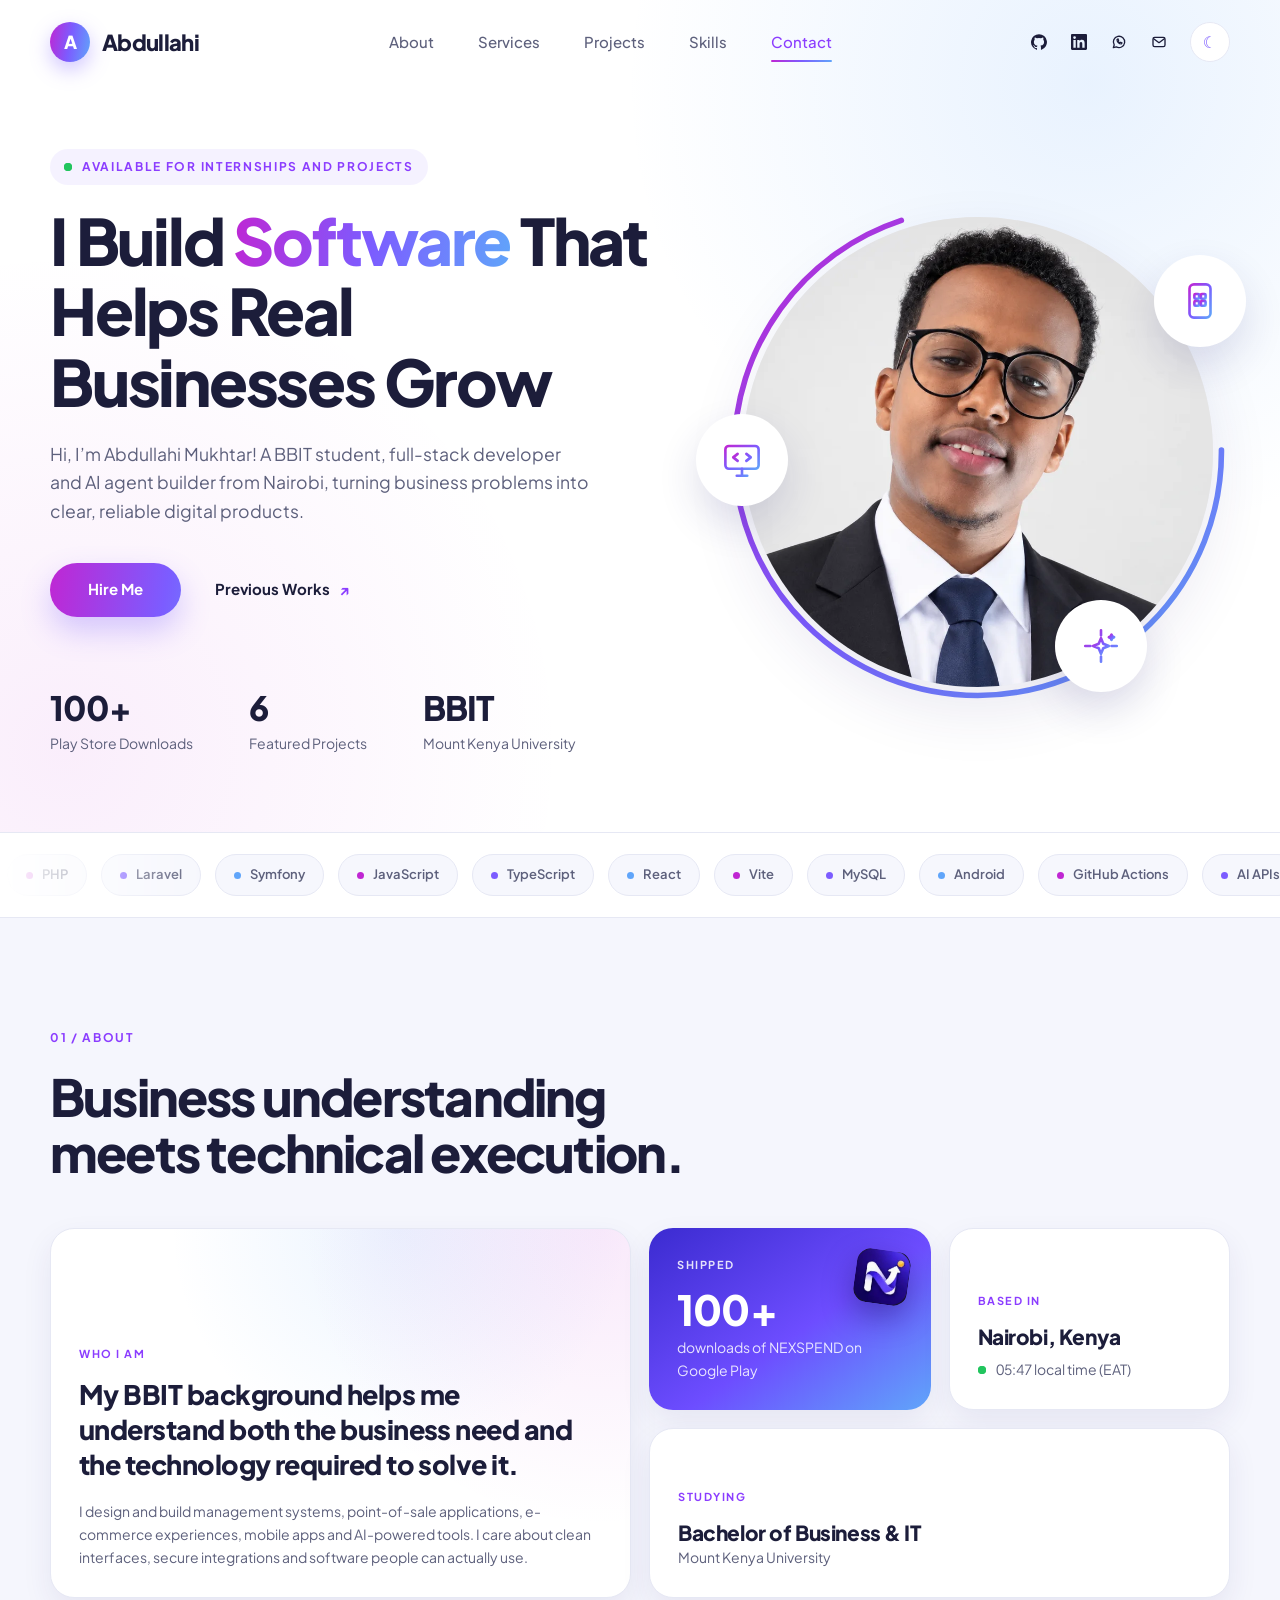
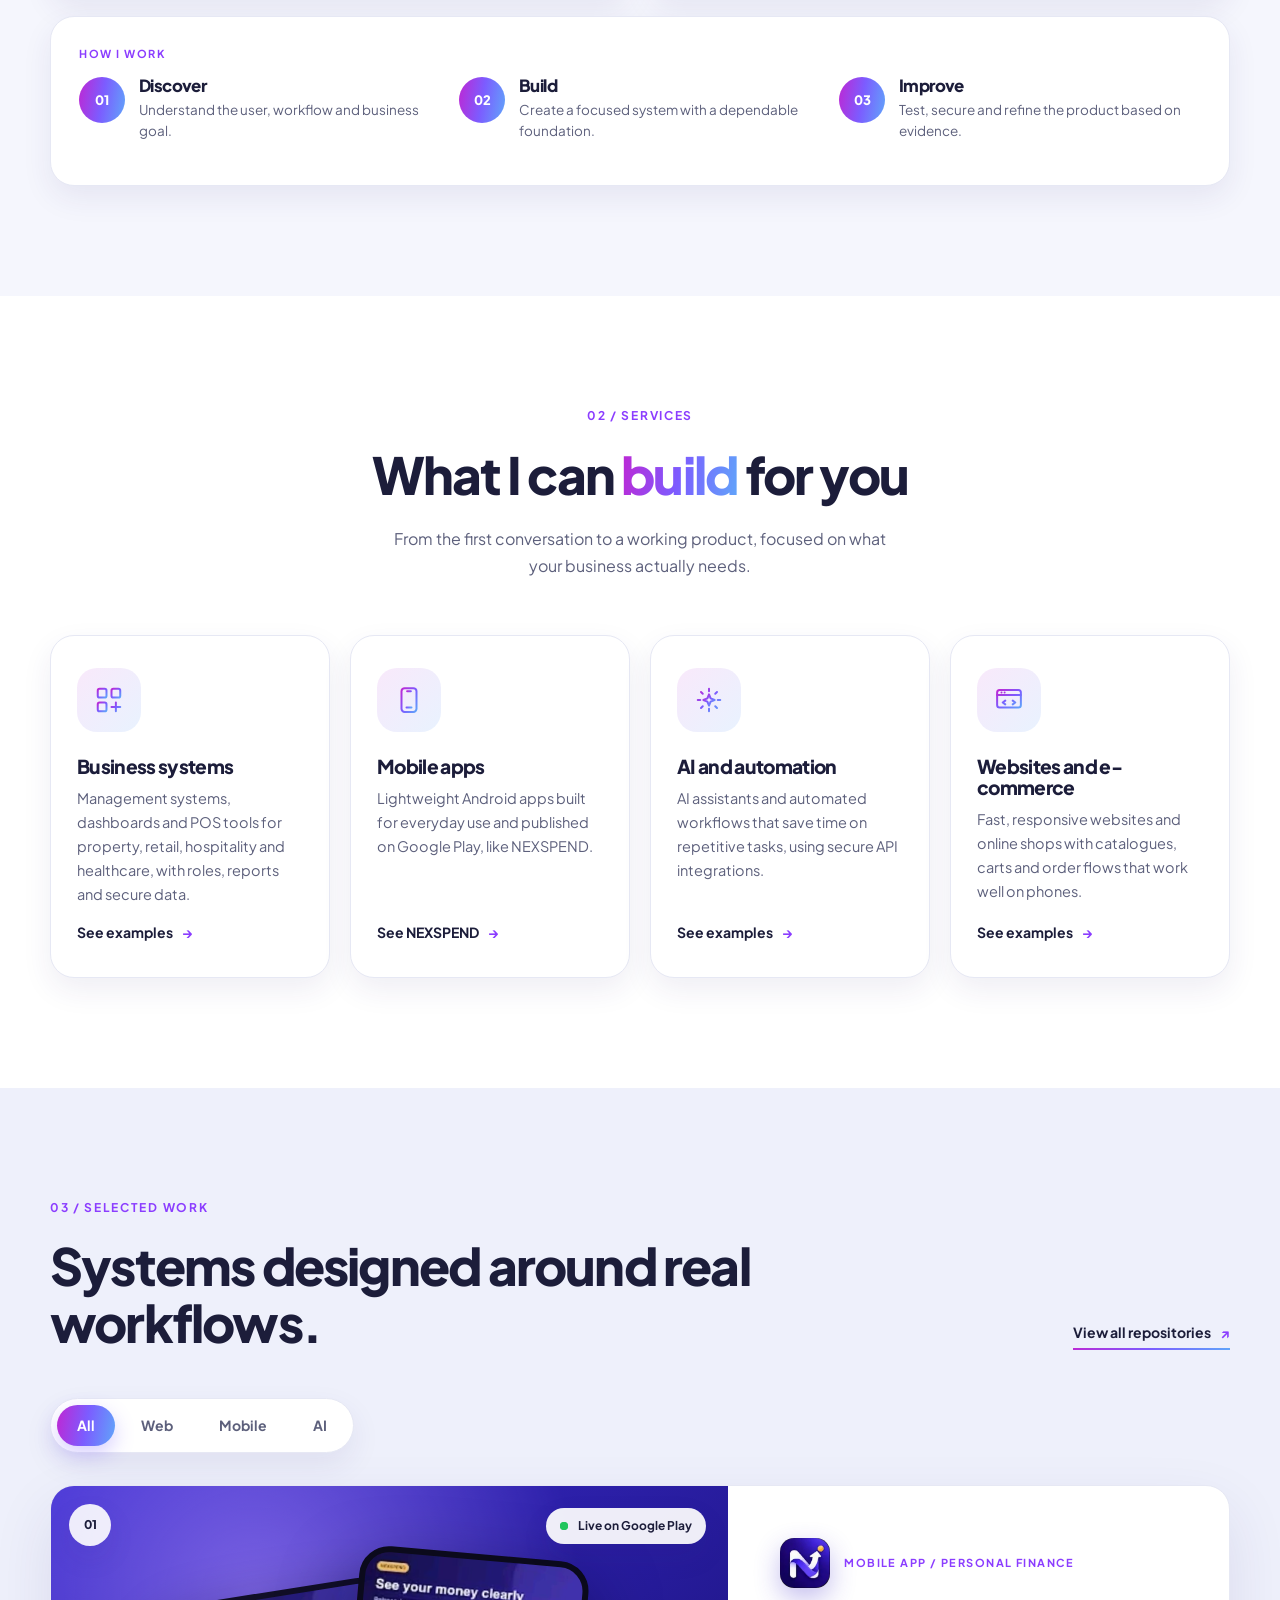
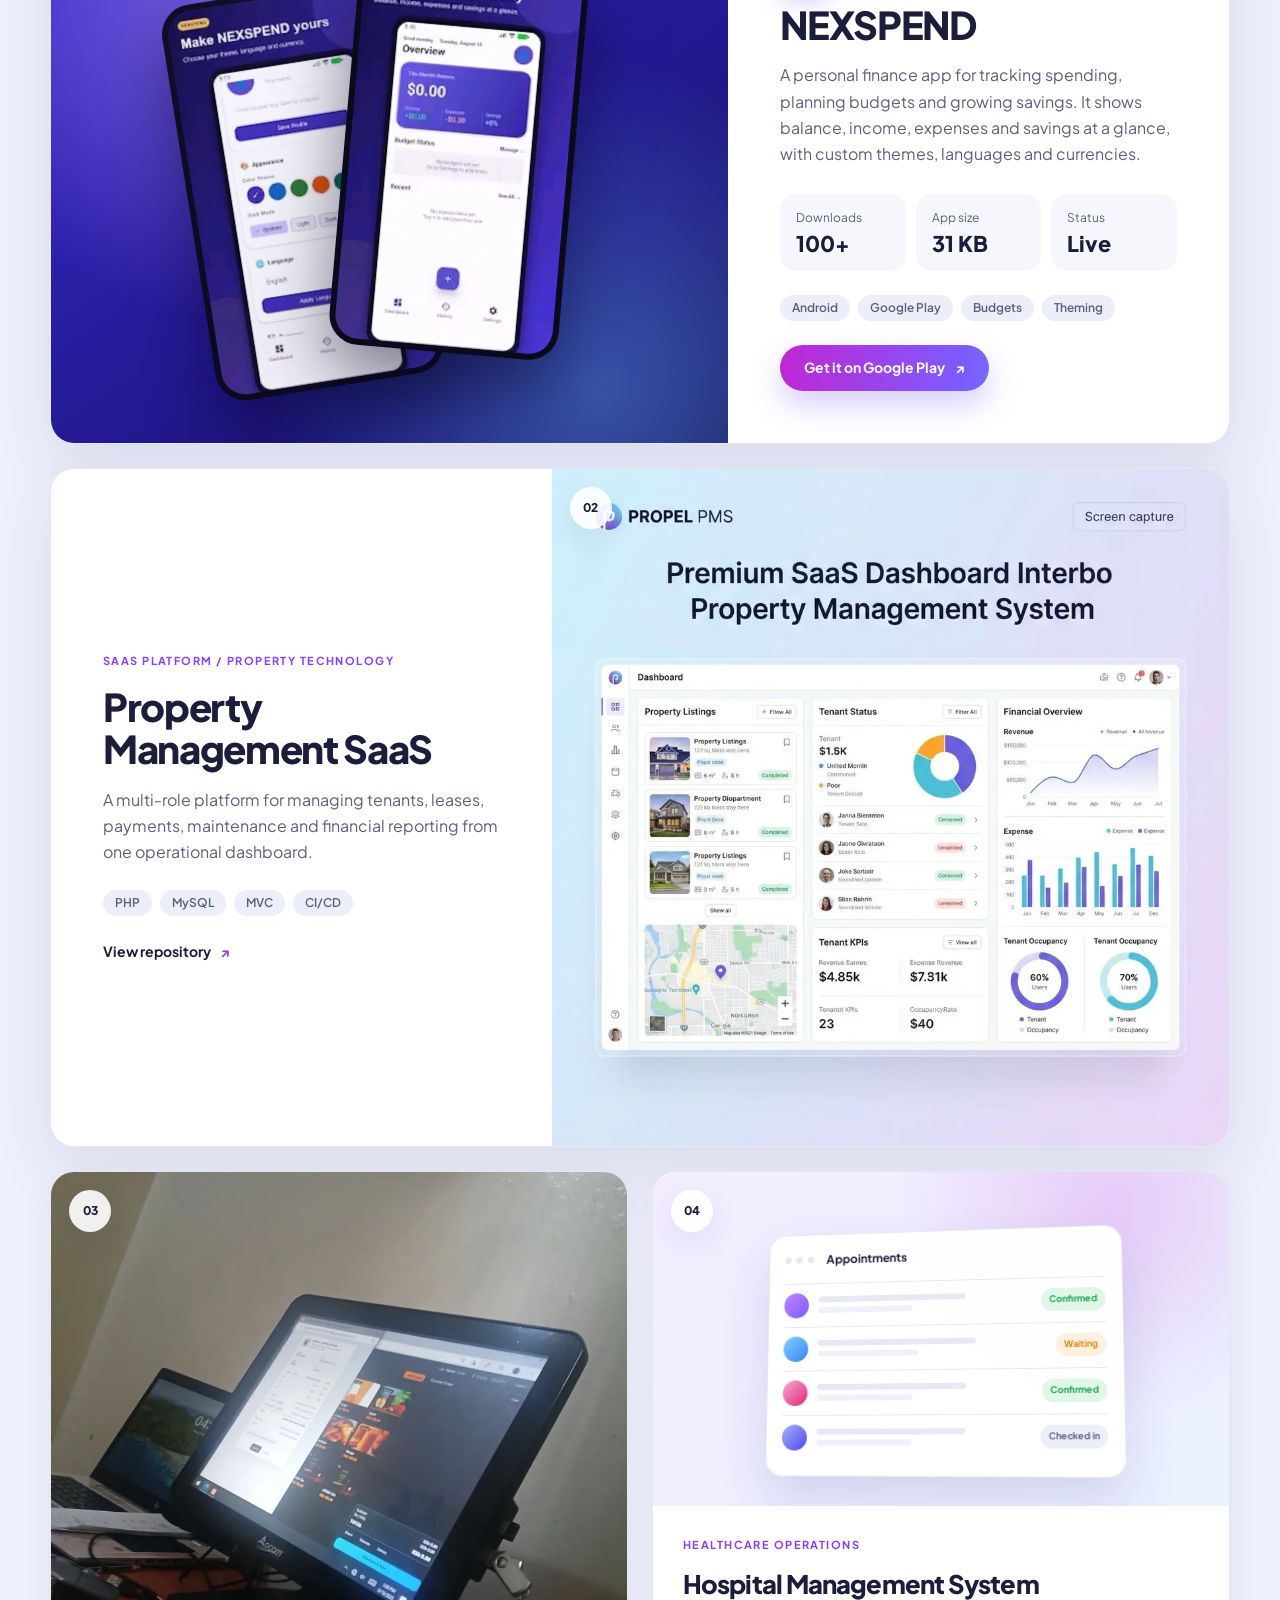
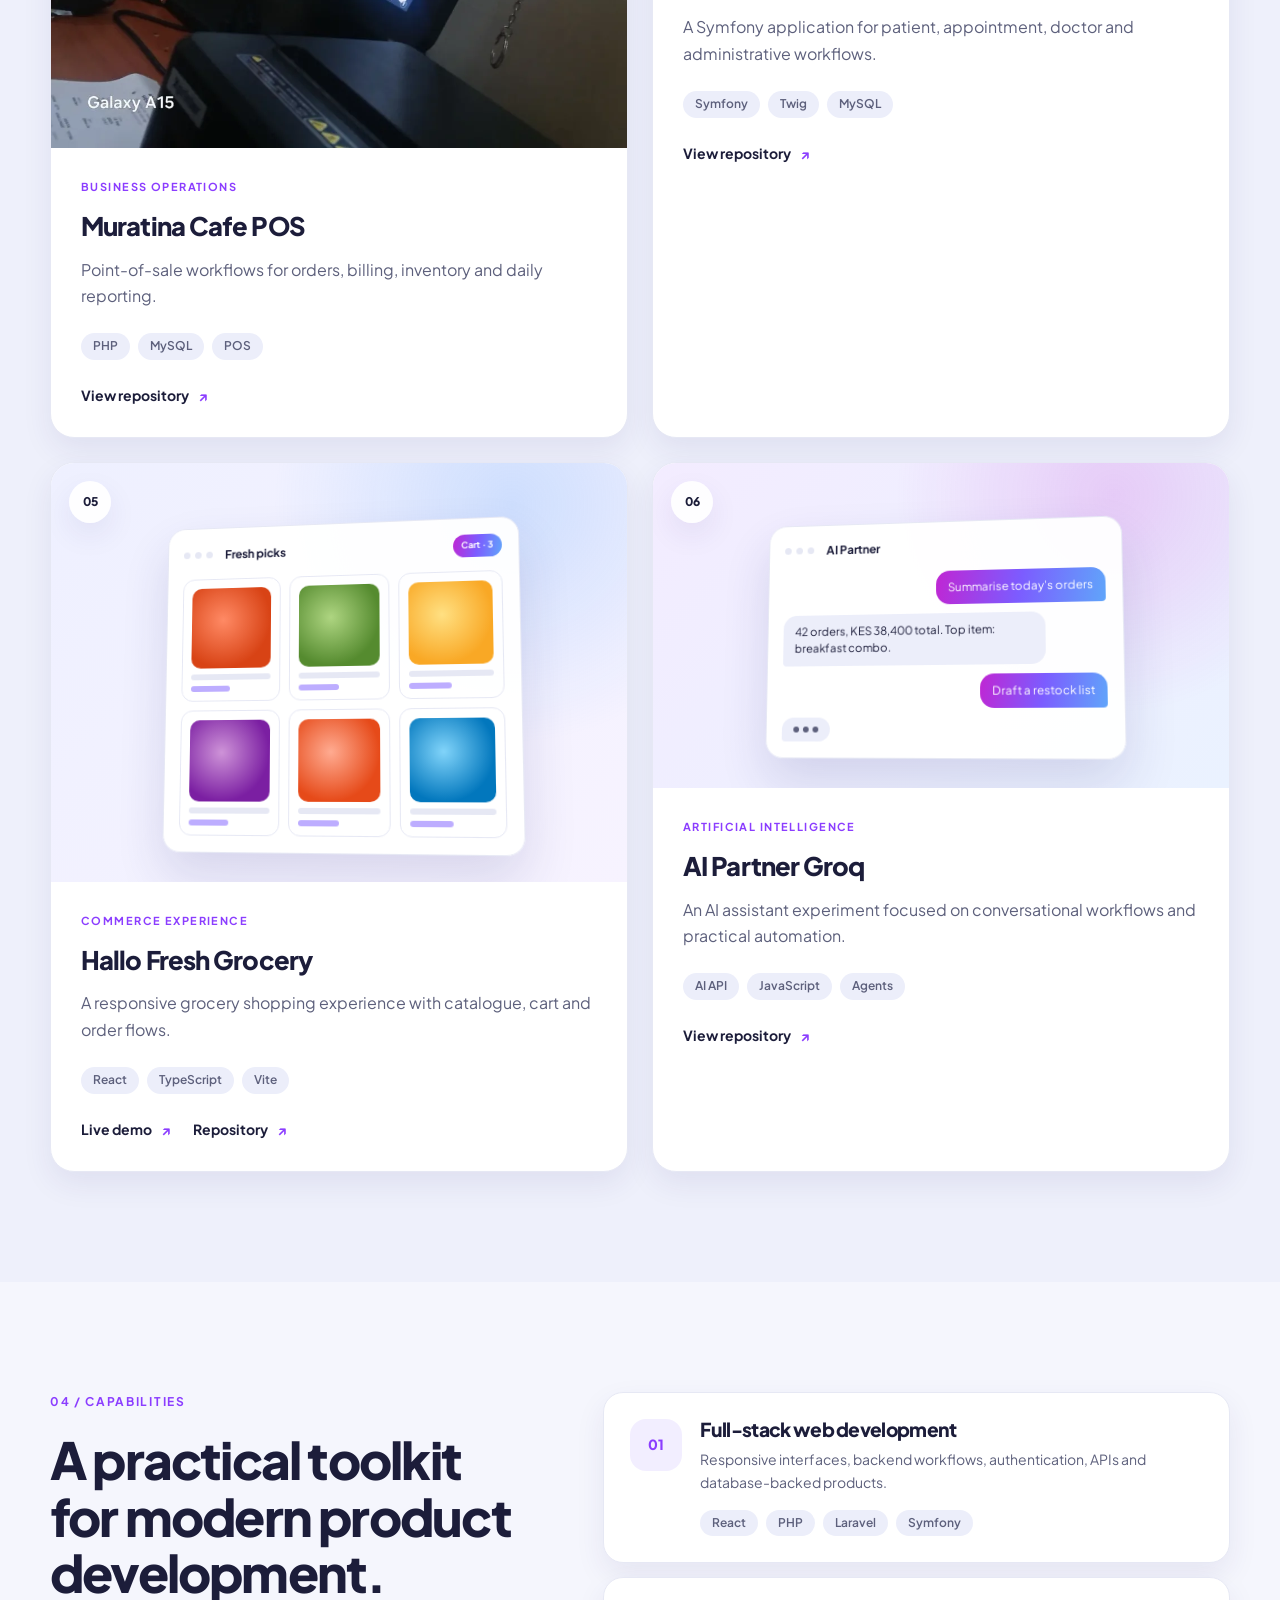
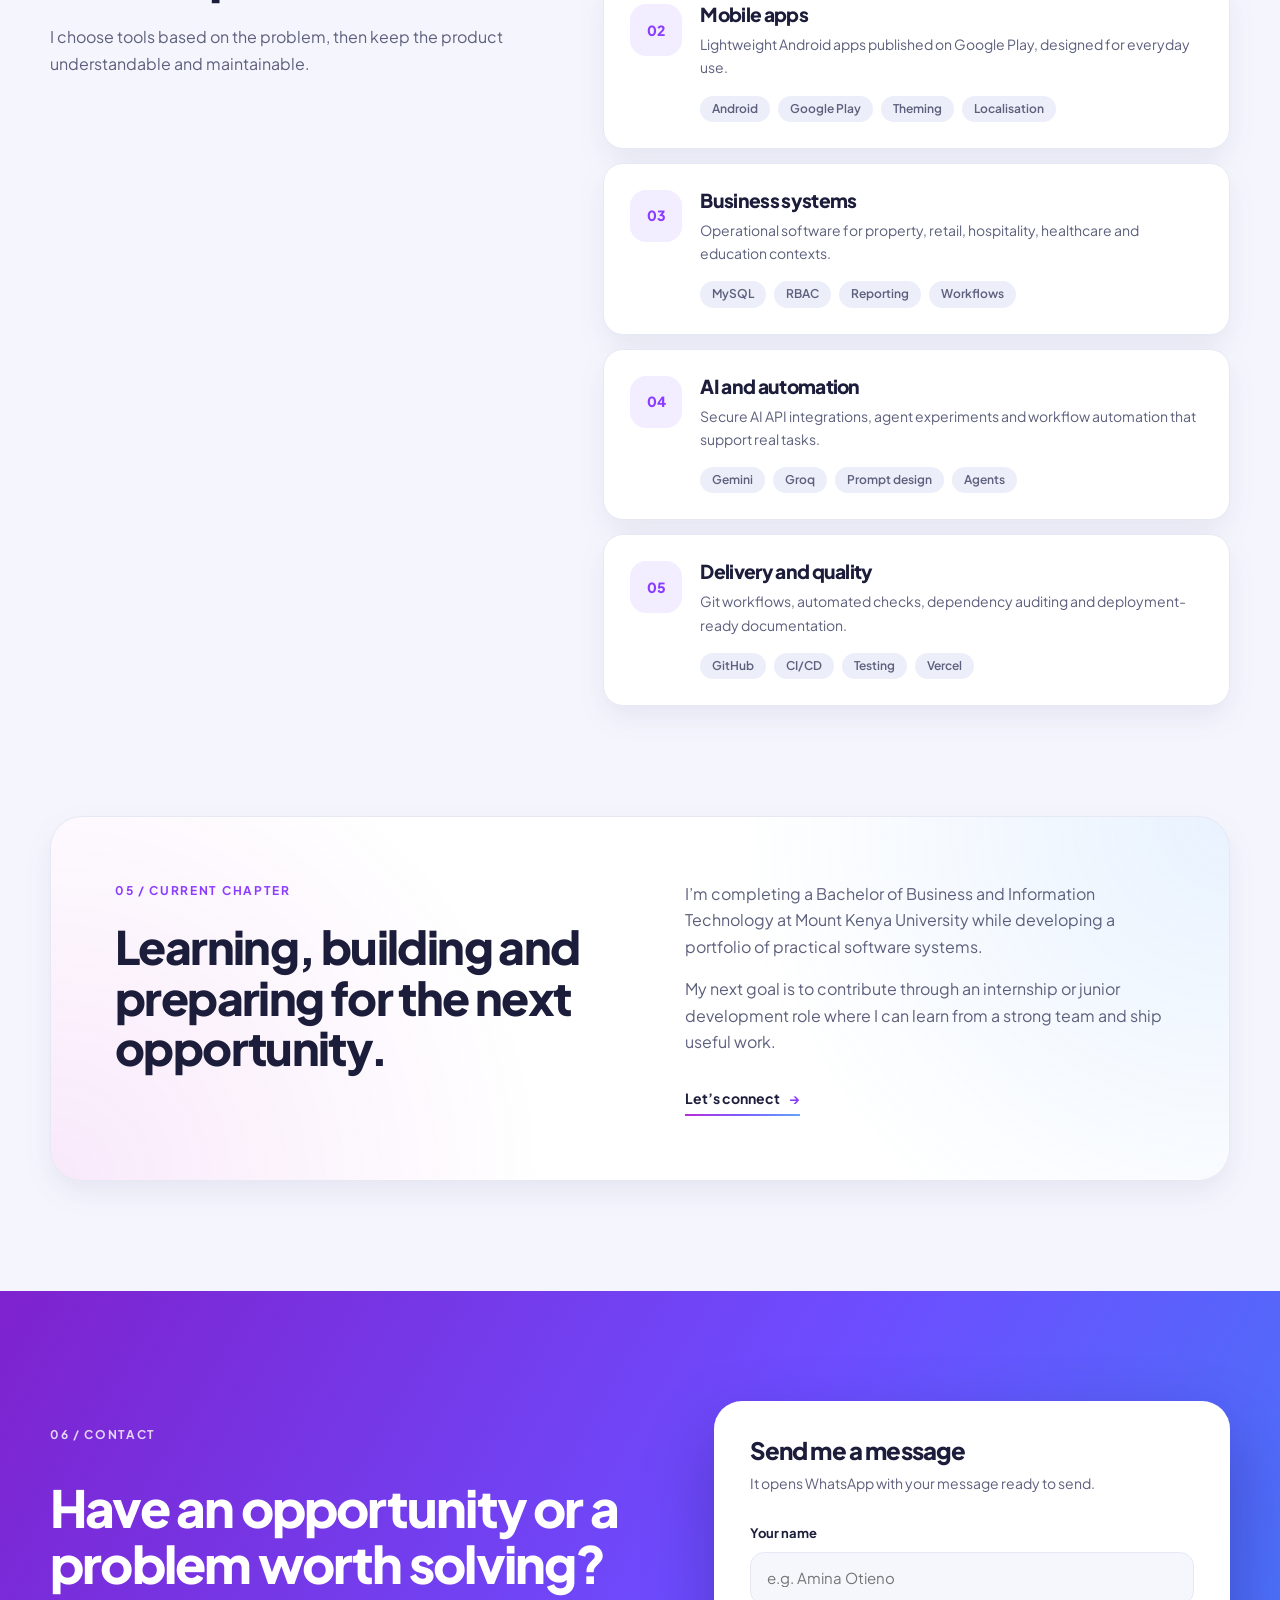
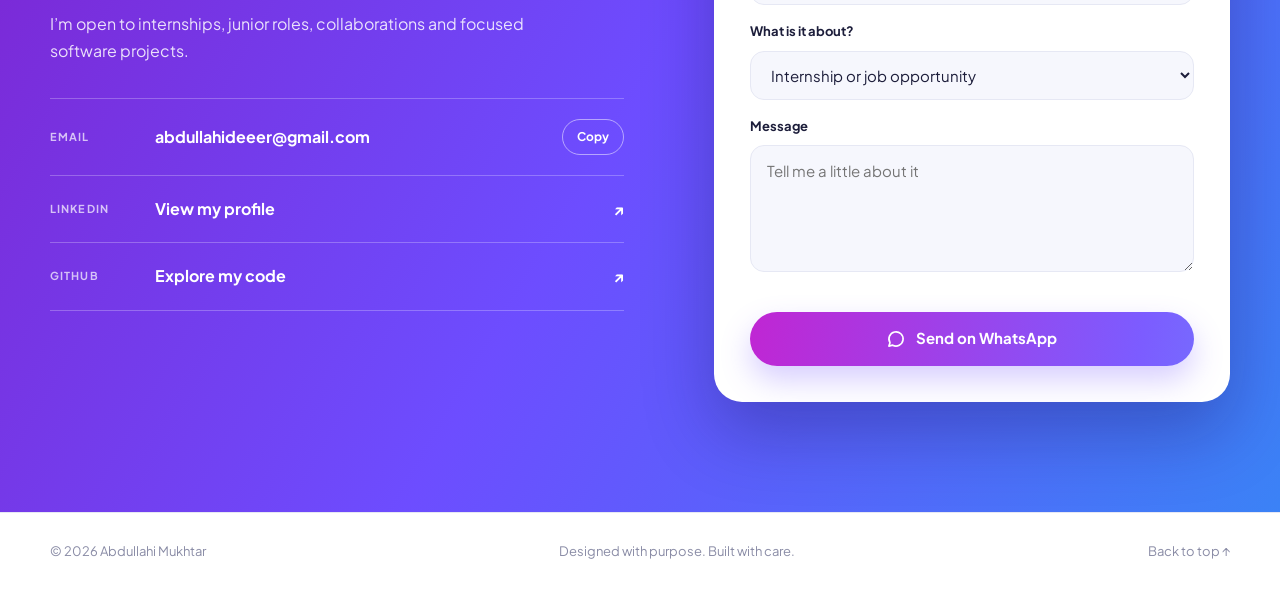
<file: index.html>
<!doctype html>
<html lang="en">
<head>
  <meta charset="UTF-8">
  <meta name="viewport" content="width=device-width, initial-scale=1">
  <meta name="theme-color" content="#ffffff">
  <meta name="color-scheme" content="dark light">
  <meta name="description" content="Abdullahi Mukhtar is a BBIT student, full-stack developer and AI agent builder creating practical business software and the NEXSPEND app on Google Play.">
  <title>Abdullahi Mukhtar | Full-Stack Developer</title>

  <meta property="og:type" content="website">
  <meta property="og:title" content="Abdullahi Mukhtar | Full-Stack Developer">
  <meta property="og:description" content="Business systems, AI tools and NEXSPEND, a budgeting app on Google Play. Based in Nairobi, Kenya.">
  <meta property="og:image" content="assets/og-image.jpg">
  <meta property="og:image:width" content="1200">
  <meta property="og:image:height" content="630">
  <meta name="twitter:card" content="summary_large_image">
  <meta name="twitter:title" content="Abdullahi Mukhtar | Full-Stack Developer">
  <meta name="twitter:description" content="Business systems, AI tools and NEXSPEND, a budgeting app on Google Play.">
  <meta name="twitter:image" content="assets/og-image.jpg">
  <link rel="icon" href="assets/favicon.svg" type="image/svg+xml">
  <link rel="apple-touch-icon" href="assets/apple-touch-icon.png">

  <script>
    (() => {
      let theme = null;
      try { theme = localStorage.getItem('theme'); } catch (error) {}
      if (theme !== 'light' && theme !== 'dark') theme = 'light';
      document.documentElement.dataset.theme = theme;
    })();
  </script>
  <link rel="preconnect" href="https://fonts.googleapis.com">
  <link rel="preconnect" href="https://fonts.gstatic.com" crossorigin>
  <link href="https://fonts.googleapis.com/css2?family=Plus+Jakarta+Sans:wght@400;500;600;700;800&display=swap" rel="stylesheet">
  <link rel="stylesheet" href="style.css">
  <script src="main.js" defer></script>
  <script type="application/ld+json">
  {
    "@context": "https://schema.org",
    "@type": "Person",
    "name": "Abdullahi Mukhtar",
    "jobTitle": "Full-Stack Developer",
    "description": "BBIT student, full-stack developer and AI agent builder creating practical business software and the NEXSPEND app on Google Play.",
    "image": "assets/profile.webp",
    "email": "mailto:abdullahideeer@gmail.com",
    "address": { "@type": "PostalAddress", "addressLocality": "Nairobi", "addressCountry": "KE" },
    "alumniOf": { "@type": "CollegeOrUniversity", "name": "Mount Kenya University" },
    "knowsAbout": ["Full-stack web development", "PHP", "Laravel", "Symfony", "React", "TypeScript", "MySQL", "Android apps", "AI automation"],
    "sameAs": [
      "https://github.com/Abdullahi0720006477",
      "https://www.linkedin.com/in/abdullahi-deeer-562aa530b"
    ]
  }
  </script>
</head>
<body>
  <svg class="svg-defs" aria-hidden="true" focusable="false">
    <defs>
      <linearGradient id="brand-gradient" x1="0" y1="0" x2="1" y2="1">
        <stop offset="0" stop-color="#c026d3"/>
        <stop offset=".5" stop-color="#7c5cff"/>
        <stop offset="1" stop-color="#60a5fa"/>
      </linearGradient>
    </defs>
  </svg>
  <div class="scroll-progress" aria-hidden="true"></div>
  <a class="skip-link" href="#main">Skip to content</a>
  <header class="site-header" id="top">
    <div class="shell nav-wrap">
      <a class="brand" href="#top" aria-label="Abdullahi Mukhtar, home">
        <span class="brand-mark">A</span>
        <span>Abdullahi</span>
      </a>
      <nav class="nav-links" id="primary-nav" aria-label="Primary navigation">
        <a href="#about">About</a>
        <a href="#services">Services</a>
        <a href="#work">Projects</a>
        <a href="#skills">Skills</a>
        <a href="#contact">Contact</a>
      </nav>
      <div class="nav-actions">
        <div class="socials">
          <a href="https://github.com/Abdullahi0720006477" target="_blank" rel="noreferrer" aria-label="GitHub">
            <svg viewBox="0 0 24 24" aria-hidden="true"><path fill="currentColor" d="M12 .3a12 12 0 0 0-3.8 23.38c.6.12.83-.26.83-.57L9 21.07c-3.34.72-4.04-1.61-4.04-1.61-.55-1.39-1.34-1.76-1.34-1.76-1.08-.74.09-.73.09-.73 1.2.09 1.84 1.24 1.84 1.24 1.07 1.83 2.8 1.3 3.49 1 .1-.78.42-1.31.76-1.61-2.67-.3-5.47-1.33-5.47-5.93 0-1.31.47-2.38 1.24-3.22-.14-.3-.54-1.52.1-3.18 0 0 1-.32 3.3 1.23a11.5 11.5 0 0 1 6 0c2.28-1.55 3.29-1.23 3.29-1.23.64 1.66.24 2.88.12 3.18a4.65 4.65 0 0 1 1.23 3.22c0 4.61-2.8 5.62-5.48 5.92.42.36.81 1.1.81 2.22l-.01 3.29c0 .32.21.7.82.58A12 12 0 0 0 12 .3"/></svg>
          </a>
          <a href="https://www.linkedin.com/in/abdullahi-deeer-562aa530b" target="_blank" rel="noreferrer" aria-label="LinkedIn">
            <svg viewBox="0 0 24 24" aria-hidden="true"><path fill="currentColor" d="M20.45 20.45h-3.55v-5.57c0-1.33-.03-3.04-1.85-3.04-1.85 0-2.14 1.45-2.14 2.94v5.67H9.35V9h3.41v1.56h.05c.48-.9 1.64-1.85 3.37-1.85 3.6 0 4.27 2.37 4.27 5.46v6.28zM5.34 7.43a2.06 2.06 0 1 1 0-4.13 2.06 2.06 0 0 1 0 4.13zm1.78 13.02H3.56V9h3.56v11.45zM22.23 0H1.77C.79 0 0 .77 0 1.73v20.54C0 23.23.79 24 1.77 24h20.45c.98 0 1.78-.77 1.78-1.73V1.73C24 .77 23.2 0 22.22 0z"/></svg>
          </a>
          <a href="https://wa.me/254710997587" target="_blank" rel="noreferrer" aria-label="WhatsApp">
            <svg viewBox="0 0 24 24" aria-hidden="true"><path fill="none" stroke="currentColor" stroke-width="2" stroke-linecap="round" stroke-linejoin="round" d="M3.5 20.5l1.3-4.1A8.5 8.5 0 1 1 8 19.4z"/><path fill="none" stroke="currentColor" stroke-width="1.8" stroke-linecap="round" d="M9 8.5c0 3 2.5 6.5 6.5 6.5l1-1.5-2-1-1 .8c-1-.4-2.4-1.8-2.8-2.8l.8-1-1-2z"/></svg>
          </a>
          <a href="mailto:abdullahideeer@gmail.com" aria-label="Email">
            <svg viewBox="0 0 24 24" aria-hidden="true"><rect x="3" y="5" width="18" height="14" rx="2.5" fill="none" stroke="currentColor" stroke-width="2"/><path d="M4 7l8 6 8-6" fill="none" stroke="currentColor" stroke-width="2" stroke-linecap="round" stroke-linejoin="round"/></svg>
          </a>
        </div>
        <button class="theme-toggle" type="button" aria-label="Switch to dark theme">
          <span class="theme-icon theme-icon-sun" aria-hidden="true">☀</span>
          <span class="theme-icon theme-icon-moon" aria-hidden="true">☾</span>
        </button>
        <button class="menu-button" type="button" aria-expanded="false" aria-controls="primary-nav">
          <span></span><span></span><span></span>
          <span class="sr-only">Open menu</span>
        </button>
      </div>
    </div>
  </header>
  <main id="main">
    <section class="hero">
      <div class="shell hero-card">
        <div class="hero-grid">
          <div class="hero-copy reveal">
            <p class="eyebrow"><span class="status-dot"></span> Available for internships and projects</p>
            <h1>I Build <span class="gradient-text">Software</span> That Helps Real Businesses Grow</h1>
            <p class="hero-intro">Hi, I’m Abdullahi Mukhtar! A BBIT student, full-stack developer and AI agent builder from Nairobi, turning business problems into clear, reliable digital products.</p>
            <div class="hero-actions">
              <a class="button button-primary" href="#contact">Hire Me</a>
              <a class="text-link text-link-plain" href="#work">Previous Works <span aria-hidden="true">↗</span></a>
            </div>
            <ul class="quick-facts" aria-label="Quick facts">
              <li><strong data-count="100" data-suffix="+">100+</strong><span>Play Store Downloads</span></li>
              <li><strong data-count="6">6</strong><span>Featured Projects</span></li>
              <li><strong>BBIT</strong><span>Mount Kenya University</span></li>
            </ul>
          </div>
          <div class="portrait-stage reveal reveal-delay">
            <svg class="portrait-ring" viewBox="0 0 200 200" aria-hidden="true">
              <circle cx="100" cy="100" r="96" fill="none" stroke="url(#brand-gradient)" stroke-width="2.2" stroke-linecap="round" pathLength="100" stroke-dasharray="70 30"/>
            </svg>
            <div class="portrait-circle">
              <img src="assets/profile.webp" alt="Portrait of Abdullahi Mukhtar" width="900" height="1080" fetchpriority="high">
            </div>
            <span class="orbit-icon orbit-top" title="Mobile apps">
              <svg viewBox="0 0 24 24" aria-hidden="true"><rect x="6" y="2.5" width="12" height="19" rx="2.5"/><path d="M10.5 5h3"/><rect x="8.8" y="8" width="2.7" height="2.7" rx=".6"/><rect x="12.5" y="8" width="2.7" height="2.7" rx=".6"/><rect x="8.8" y="12" width="2.7" height="2.7" rx=".6"/><rect x="12.5" y="12" width="2.7" height="2.7" rx=".6"/></svg>
              <span class="sr-only">Mobile apps</span>
            </span>
            <span class="orbit-icon orbit-left" title="Web systems">
              <svg viewBox="0 0 24 24" aria-hidden="true"><rect x="2.5" y="4" width="19" height="13" rx="2"/><path d="M9 21h6M12 17v4M9.5 8.5 7 10.5l2.5 2M14.5 8.5l2.5 2-2.5 2"/></svg>
              <span class="sr-only">Web systems</span>
            </span>
            <span class="orbit-icon orbit-bottom" title="AI and automation">
              <svg viewBox="0 0 24 24" aria-hidden="true"><path d="M12 3v3M12 18v3M3 12h3M18 12h3"/><path d="M12 7.5l1.3 3.2 3.2 1.3-3.2 1.3-1.3 3.2-1.3-3.2L7.5 12l3.2-1.3z"/><path d="M18 5.5l.5 1 1 .5-1 .5-.5 1-.5-1-1-.5 1-.5z"/></svg>
              <span class="sr-only">AI and automation</span>
            </span>
          </div>
        </div>
      </div>
    </section>
    <section class="proof-strip" aria-label="Technology stack">
      <div class="marquee">
        <ul class="marquee-track">
          <li>PHP</li><li>Laravel</li><li>Symfony</li><li>JavaScript</li><li>TypeScript</li><li>React</li><li>Vite</li><li>MySQL</li><li>Android</li><li>GitHub Actions</li><li>AI APIs</li>
        </ul>
        <ul class="marquee-track" aria-hidden="true">
          <li>PHP</li><li>Laravel</li><li>Symfony</li><li>JavaScript</li><li>TypeScript</li><li>React</li><li>Vite</li><li>MySQL</li><li>Android</li><li>GitHub Actions</li><li>AI APIs</li>
        </ul>
      </div>
    </section>

    <section class="section" id="about">
      <div class="shell">
        <div class="section-heading reveal">
          <p class="kicker">01 / About</p>
          <h2>Business understanding meets technical execution.</h2>
        </div>
        <div class="bento">
          <article class="bento-tile bento-story glow-card reveal">
            <p class="bento-label">Who I am</p>
            <p class="lead">My BBIT background helps me understand both the business need and the technology required to solve it.</p>
            <p>I design and build management systems, point-of-sale applications, e-commerce experiences, mobile apps and AI-powered tools. I care about clean interfaces, secure integrations and software people can actually use.</p>
          </article>
          <a class="bento-tile bento-shipped glow-card reveal reveal-delay" href="#nexspend">
            <img src="assets/nexspend-icon.webp" alt="" width="159" height="159" loading="lazy">
            <p class="bento-label">Shipped</p>
            <strong class="bento-number">100+</strong>
            <p>downloads of NEXSPEND on Google Play</p>
          </a>
          <article class="bento-tile bento-location glow-card reveal">
            <p class="bento-label">Based in</p>
            <strong>Nairobi, Kenya</strong>
            <p class="local-time" aria-live="off"><span class="status-dot"></span> <span data-local-time>EAT (UTC+3)</span></p>
          </article>
          <article class="bento-tile bento-study glow-card reveal reveal-delay">
            <p class="bento-label">Studying</p>
            <strong>Bachelor of Business &amp; IT</strong>
            <p>Mount Kenya University</p>
          </article>
          <article class="bento-tile bento-process glow-card reveal">
            <p class="bento-label">How I work</p>
            <ol class="process-steps">
              <li><span>01</span><div><h3>Discover</h3><p>Understand the user, workflow and business goal.</p></div></li>
              <li><span>02</span><div><h3>Build</h3><p>Create a focused system with a dependable foundation.</p></div></li>
              <li><span>03</span><div><h3>Improve</h3><p>Test, secure and refine the product based on evidence.</p></div></li>
            </ol>
          </article>
        </div>
      </div>
    </section>

    <section class="section services-section" id="services">
      <div class="shell">
        <div class="section-heading section-heading-center reveal">
          <p class="kicker">02 / Services</p>
          <h2>What I can <span class="gradient-text">build</span> for you</h2>
          <p class="section-note">From the first conversation to a working product, focused on what your business actually needs.</p>
        </div>
        <div class="services-grid">
          <article class="service-card glow-card reveal">
            <span class="service-icon"><svg viewBox="0 0 24 24" aria-hidden="true"><rect x="3" y="3" width="7" height="7" rx="1.5"/><rect x="14" y="3" width="7" height="7" rx="1.5"/><rect x="3" y="14" width="7" height="7" rx="1.5"/><path d="M14 17.5h7M17.5 14v7"/></svg></span>
            <h3>Business systems</h3>
            <p>Management systems, dashboards and POS tools for property, retail, hospitality and healthcare, with roles, reports and secure data.</p>
            <a class="project-link" href="#work">See examples <span aria-hidden="true">→</span></a>
          </article>
          <article class="service-card glow-card reveal reveal-delay">
            <span class="service-icon"><svg viewBox="0 0 24 24" aria-hidden="true"><rect x="6" y="2.5" width="12" height="19" rx="2.5"/><path d="M10.5 5h3M10 18h4"/></svg></span>
            <h3>Mobile apps</h3>
            <p>Lightweight Android apps built for everyday use and published on Google Play, like NEXSPEND.</p>
            <a class="project-link" href="#nexspend">See NEXSPEND <span aria-hidden="true">→</span></a>
          </article>
          <article class="service-card glow-card reveal">
            <span class="service-icon"><svg viewBox="0 0 24 24" aria-hidden="true"><path d="M12 7.5l1.3 3.2 3.2 1.3-3.2 1.3-1.3 3.2-1.3-3.2L7.5 12l3.2-1.3z"/><path d="M12 3v2M12 19v2M3 12h2M19 12h2M5.6 5.6 7 7M17 17l1.4 1.4M5.6 18.4 7 17M17 7l1.4-1.4"/></svg></span>
            <h3>AI and automation</h3>
            <p>AI assistants and automated workflows that save time on repetitive tasks, using secure API integrations.</p>
            <a class="project-link" href="#work">See examples <span aria-hidden="true">→</span></a>
          </article>
          <article class="service-card glow-card reveal reveal-delay">
            <span class="service-icon"><svg viewBox="0 0 24 24" aria-hidden="true"><rect x="2.5" y="4" width="19" height="14" rx="2"/><path d="M2.5 8h19M6 6h.01M8.5 6h.01M9 12.5 7 14l2 1.5M15 12.5l2 1.5-2 1.5"/></svg></span>
            <h3>Websites and e-commerce</h3>
            <p>Fast, responsive websites and online shops with catalogues, carts and order flows that work well on phones.</p>
            <a class="project-link" href="#work">See examples <span aria-hidden="true">→</span></a>
          </article>
        </div>
      </div>
    </section>

    <section class="section work-section" id="work">
      <div class="shell">
        <div class="section-heading section-heading-row reveal">
          <div><p class="kicker">03 / Selected work</p><h2>Systems designed around real workflows.</h2></div>
          <a class="text-link" href="https://github.com/Abdullahi0720006477" target="_blank" rel="noreferrer">View all repositories <span aria-hidden="true">↗</span></a>
        </div>

        <div class="filter-tabs reveal" role="group" aria-label="Filter projects">
          <button type="button" class="filter-tab is-active" data-filter="all" aria-pressed="true">All</button>
          <button type="button" class="filter-tab" data-filter="web" aria-pressed="false">Web</button>
          <button type="button" class="filter-tab" data-filter="mobile" aria-pressed="false">Mobile</button>
          <button type="button" class="filter-tab" data-filter="ai" aria-pressed="false">AI</button>
        </div>

        <article class="featured-project glow-card reveal" id="nexspend" data-category="mobile">
          <div class="project-image app-showcase">
            <span class="project-number">01</span>
            <span class="live-badge"><span class="status-dot"></span> Live on Google Play</span>
            <div class="phone phone-back"><img src="assets/nexspend-settings.webp" alt="NEXSPEND settings screen with theme, colour and language options" width="262" height="466" loading="lazy"></div>
            <div class="phone phone-front"><img src="assets/nexspend-overview.webp" alt="NEXSPEND overview screen showing monthly balance, income, expenses and savings" width="262" height="466" loading="lazy"></div>
          </div>
          <div class="project-content">
            <div class="app-title">
              <img src="assets/nexspend-icon.webp" alt="" width="159" height="159" loading="lazy">
              <p class="project-type">Mobile app / Personal finance</p>
            </div>
            <h3>NEXSPEND</h3>
            <p>A personal finance app for tracking spending, planning budgets and growing savings. It shows balance, income, expenses and savings at a glance, with custom themes, languages and currencies.</p>
            <dl class="project-stats">
              <div><dt>Downloads</dt><dd>100+</dd></div>
              <div><dt>App size</dt><dd>31 KB</dd></div>
              <div><dt>Status</dt><dd>Live</dd></div>
            </dl>
            <ul class="tag-list"><li>Android</li><li>Google Play</li><li>Budgets</li><li>Theming</li></ul>
            <div class="project-links">
              <a class="button button-primary button-small" href="https://play.google.com/store/search?q=nexspend&amp;c=apps" target="_blank" rel="noreferrer">Get it on Google Play <span aria-hidden="true">↗</span></a>
            </div>
          </div>
        </article>

        <article class="featured-project featured-reverse glow-card reveal" data-category="web">
          <div class="project-image featured-image">
            <img src="assets/property_management_mockup.webp" alt="Property Management System interface" width="1024" height="1024" loading="lazy">
            <span class="project-number">02</span>
          </div>
          <div class="project-content">
            <p class="project-type">SaaS platform / Property technology</p>
            <h3>Property Management SaaS</h3>
            <p>A multi-role platform for managing tenants, leases, payments, maintenance and financial reporting from one operational dashboard.</p>
            <ul class="tag-list"><li>PHP</li><li>MySQL</li><li>MVC</li><li>CI/CD</li></ul>
            <div class="project-links">
              <a class="project-link" href="https://github.com/Abdullahi0720006477/Property-Management-System-SaaS" target="_blank" rel="noreferrer">View repository <span aria-hidden="true">↗</span></a>
            </div>
          </div>
        </article>

        <div class="project-grid">
          <article class="project-card glow-card reveal" data-category="web">
            <div class="project-image"><img src="assets/anfac_pos.webp" alt="Restaurant POS system running on a touchscreen" width="1024" height="1024" loading="lazy"><span class="project-number">03</span></div>
            <div class="project-card-body"><p class="project-type">Business operations</p><h3>Muratina Cafe POS</h3><p>Point-of-sale workflows for orders, billing, inventory and daily reporting.</p><ul class="tag-list"><li>PHP</li><li>MySQL</li><li>POS</li></ul><div class="project-links"><a class="project-link" href="https://github.com/Abdullahi0720006477/Muratina-Cafe-POS" target="_blank" rel="noreferrer">View repository <span aria-hidden="true">↗</span></a></div></div>
          </article>

          <article class="project-card glow-card reveal reveal-delay" data-category="web">
            <div class="project-image mini-ui-stage stage-purple" aria-hidden="true">
              <span class="project-number">04</span>
              <div class="mini-ui mini-hms">
                <div class="mini-bar"><i></i><i></i><i></i><b>Appointments</b></div>
                <div class="mini-row"><span class="mini-avatar"></span><span class="mini-lines"><i></i><i></i></span><em class="pill pill-ok">Confirmed</em></div>
                <div class="mini-row"><span class="mini-avatar a2"></span><span class="mini-lines"><i></i><i></i></span><em class="pill pill-wait">Waiting</em></div>
                <div class="mini-row"><span class="mini-avatar a3"></span><span class="mini-lines"><i></i><i></i></span><em class="pill pill-ok">Confirmed</em></div>
                <div class="mini-row"><span class="mini-avatar a4"></span><span class="mini-lines"><i></i><i></i></span><em class="pill">Checked in</em></div>
              </div>
            </div>
            <div class="project-card-body"><p class="project-type">Healthcare operations</p><h3>Hospital Management System</h3><p>A Symfony application for patient, appointment, doctor and administrative workflows.</p><ul class="tag-list"><li>Symfony</li><li>Twig</li><li>MySQL</li></ul><div class="project-links"><a class="project-link" href="https://github.com/Abdullahi0720006477/Hospital-Management-System" target="_blank" rel="noreferrer">View repository <span aria-hidden="true">↗</span></a></div></div>
          </article>

          <article class="project-card glow-card reveal" data-category="web">
            <div class="project-image mini-ui-stage" aria-hidden="true">
              <span class="project-number">05</span>
              <div class="mini-ui mini-shop">
                <div class="mini-bar"><i></i><i></i><i></i><b>Fresh picks</b><em class="pill pill-cart">Cart · 3</em></div>
                <div class="mini-products">
                  <div><span class="produce p1"></span><i></i><b></b></div>
                  <div><span class="produce p2"></span><i></i><b></b></div>
                  <div><span class="produce p3"></span><i></i><b></b></div>
                  <div><span class="produce p4"></span><i></i><b></b></div>
                  <div><span class="produce p5"></span><i></i><b></b></div>
                  <div><span class="produce p6"></span><i></i><b></b></div>
                </div>
              </div>
            </div>
            <div class="project-card-body"><p class="project-type">Commerce experience</p><h3>Hallo Fresh Grocery</h3><p>A responsive grocery shopping experience with catalogue, cart and order flows.</p><ul class="tag-list"><li>React</li><li>TypeScript</li><li>Vite</li></ul><div class="project-links"><a class="project-link" href="https://hallo-fresh-grocery-r87t.vercel.app/" target="_blank" rel="noreferrer">Live demo <span aria-hidden="true">↗</span></a><a class="project-link" href="https://github.com/Abdullahi0720006477/Hallo-Fresh-Grocery" target="_blank" rel="noreferrer">Repository <span aria-hidden="true">↗</span></a></div></div>
          </article>

          <article class="project-card glow-card reveal reveal-delay" data-category="ai">
            <div class="project-image mini-ui-stage stage-purple" aria-hidden="true">
              <span class="project-number">06</span>
              <div class="mini-ui mini-chat">
                <div class="mini-bar"><i></i><i></i><i></i><b>AI Partner</b></div>
                <p class="bubble bubble-user">Summarise today’s orders</p>
                <p class="bubble bubble-ai">42 orders, KES 38,400 total. Top item: breakfast combo.</p>
                <p class="bubble bubble-user">Draft a restock list</p>
                <p class="bubble bubble-ai typing"><i></i><i></i><i></i></p>
              </div>
            </div>
            <div class="project-card-body"><p class="project-type">Artificial intelligence</p><h3>AI Partner Groq</h3><p>An AI assistant experiment focused on conversational workflows and practical automation.</p><ul class="tag-list"><li>AI API</li><li>JavaScript</li><li>Agents</li></ul><div class="project-links"><a class="project-link" href="https://github.com/Abdullahi0720006477/ai-partner-groq" target="_blank" rel="noreferrer">View repository <span aria-hidden="true">↗</span></a></div></div>
          </article>
        </div>
      </div>
    </section>

    <section class="section" id="skills">
      <div class="shell skills-grid">
        <div class="section-heading reveal">
          <p class="kicker">04 / Capabilities</p>
          <h2>A practical toolkit for modern product development.</h2>
          <p class="section-note">I choose tools based on the problem, then keep the product understandable and maintainable.</p>
        </div>
        <div class="capability-list reveal reveal-delay">
          <article><span>01</span><div><h3>Full-stack web development</h3><p>Responsive interfaces, backend workflows, authentication, APIs and database-backed products.</p><ul class="tag-list"><li>React</li><li>PHP</li><li>Laravel</li><li>Symfony</li></ul></div></article>
          <article><span>02</span><div><h3>Mobile apps</h3><p>Lightweight Android apps published on Google Play, designed for everyday use.</p><ul class="tag-list"><li>Android</li><li>Google Play</li><li>Theming</li><li>Localisation</li></ul></div></article>
          <article><span>03</span><div><h3>Business systems</h3><p>Operational software for property, retail, hospitality, healthcare and education contexts.</p><ul class="tag-list"><li>MySQL</li><li>RBAC</li><li>Reporting</li><li>Workflows</li></ul></div></article>
          <article><span>04</span><div><h3>AI and automation</h3><p>Secure AI API integrations, agent experiments and workflow automation that support real tasks.</p><ul class="tag-list"><li>Gemini</li><li>Groq</li><li>Prompt design</li><li>Agents</li></ul></div></article>
          <article><span>05</span><div><h3>Delivery and quality</h3><p>Git workflows, automated checks, dependency auditing and deployment-ready documentation.</p><ul class="tag-list"><li>GitHub</li><li>CI/CD</li><li>Testing</li><li>Vercel</li></ul></div></article>
        </div>
      </div>
    </section>

    <section class="section journey-section">
      <div class="shell journey-card reveal">
        <div><p class="kicker">05 / Current chapter</p><h2>Learning, building and preparing for the next opportunity.</h2></div>
        <div class="journey-copy">
          <p>I’m completing a Bachelor of Business and Information Technology at Mount Kenya University while developing a portfolio of practical software systems.</p>
          <p>My next goal is to contribute through an internship or junior development role where I can learn from a strong team and ship useful work.</p>
          <a class="text-link" href="#contact">Let’s connect <span aria-hidden="true">→</span></a>
        </div>
      </div>
    </section>

    <section class="section contact-section" id="contact">
      <div class="shell contact-grid">
        <div class="contact-panel reveal">
          <p class="kicker">06 / Contact</p>
          <h2>Have an opportunity or a problem worth solving?</h2>
          <p>I’m open to internships, junior roles, collaborations and focused software projects.</p>
          <div class="contact-line contact-email">
            <span>Email</span>
            <a href="mailto:abdullahideeer@gmail.com"><strong>abdullahideeer@gmail.com</strong></a>
            <button class="copy-button" type="button" data-copy="abdullahideeer@gmail.com">Copy</button>
          </div>
          <a class="contact-line" href="https://www.linkedin.com/in/abdullahi-deeer-562aa530b" target="_blank" rel="noreferrer"><span>LinkedIn</span><strong>View my profile</strong><b aria-hidden="true">↗</b></a>
          <a class="contact-line" href="https://github.com/Abdullahi0720006477" target="_blank" rel="noreferrer"><span>GitHub</span><strong>Explore my code</strong><b aria-hidden="true">↗</b></a>
          <p class="copy-status" role="status" aria-live="polite"></p>
        </div>
        <form class="contact-form reveal reveal-delay" data-whatsapp="254710997587" novalidate>
          <h3>Send me a message</h3>
          <p class="form-note">It opens WhatsApp with your message ready to send.</p>
          <label for="cf-name">Your name</label>
          <input id="cf-name" name="name" type="text" autocomplete="name" placeholder="e.g. Amina Otieno" required>
          <label for="cf-topic">What is it about?</label>
          <select id="cf-topic" name="topic">
            <option>Internship or job opportunity</option>
            <option>A project I need built</option>
            <option>Collaboration</option>
            <option>Something else</option>
          </select>
          <label for="cf-message">Message</label>
          <textarea id="cf-message" name="message" rows="4" placeholder="Tell me a little about it" required></textarea>
          <p class="form-error" role="alert"></p>
          <button class="button button-primary form-submit" type="submit">
            <svg viewBox="0 0 24 24" aria-hidden="true"><path fill="none" stroke="currentColor" stroke-width="2" stroke-linecap="round" stroke-linejoin="round" d="M3.5 20.5l1.3-4.1A8.5 8.5 0 1 1 8 19.4z"/></svg>
            Send on WhatsApp
          </button>
        </form>
      </div>
    </section>
  </main>
  <footer class="site-footer">
    <div class="shell footer-wrap">
      <p>© 2026 Abdullahi Mukhtar</p>
      <p>Designed with purpose. Built with care.</p>
      <a href="#top">Back to top ↑</a>
    </div>
  </footer>
</body>
</html>
</file>
<file: style.css>
:root {
  --ink: #1c1d3a;
  --muted: #5d607c;
  --dim: #8a8ca6;
  --bg: #f5f6fd;
  --bg-soft: #eef0fb;
  --card: #ffffff;
  --surface: #f6f7fd;
  --surface-strong: #eceefa;
  --line: #e6e8f4;
  --header-bg: rgba(255, 255, 255, 0.88);
  --menu-bg: #ffffff;
  --accent: #8b3dff;
  --magenta: #c026d3;
  --violet: #7c5cff;
  --sky: #60a5fa;
  --gradient: linear-gradient(100deg, #c026d3 0%, #7c5cff 50%, #60a5fa 100%);
  --glow: rgba(124, 92, 255, 0.12);
  --stage: linear-gradient(135deg, #eef0ff, #f7f3ff);
  --stage-purple: linear-gradient(135deg, #f3ecff, #eaf2ff);
  --mini-bg: rgba(255, 255, 255, 0.95);
  --mini-line: #e6e8f4;
  --portrait-bg: #eceef3;
  --shadow: 0 24px 60px rgba(46, 42, 120, 0.1);
  --shadow-soft: 0 12px 30px rgba(46, 42, 120, 0.08);
  --radius: 24px;
  --shell: 1180px;
}

:root[data-theme="dark"] {
  --ink: #eef0ff;
  --muted: #a9acc8;
  --dim: #7c7fa0;
  --bg: #0d0e22;
  --bg-soft: #121330;
  --card: #17193b;
  --surface: #1c1e45;
  --surface-strong: #25285a;
  --line: rgba(190, 195, 255, 0.12);
  --header-bg: rgba(13, 14, 34, 0.86);
  --menu-bg: #17193b;
  --accent: #b594ff;
  --glow: rgba(160, 130, 255, 0.16);
  --stage: linear-gradient(135deg, #1d1f4a, #15173a);
  --stage-purple: linear-gradient(135deg, #251c4f, #151a40);
  --mini-bg: rgba(23, 25, 59, 0.95);
  --mini-line: rgba(190, 195, 255, 0.14);
  --portrait-bg: #e6e8ef;
  --shadow: 0 24px 60px rgba(0, 0, 0, 0.35);
  --shadow-soft: 0 12px 30px rgba(0, 0, 0, 0.3);
}

* { box-sizing: border-box; }
html { scroll-behavior: smooth; scroll-padding-top: 90px; }
body {
  margin: 0;
  background: var(--bg);
  color: var(--ink);
  font-family: "Plus Jakarta Sans", system-ui, sans-serif;
  font-size: 16px;
  line-height: 1.65;
  overflow-x: hidden;
  transition: background-color .3s ease, color .3s ease;
}
a { color: inherit; }
img { display: block; max-width: 100%; }
button, a { -webkit-tap-highlight-color: transparent; }
button { font: inherit; color: inherit; cursor: pointer; }
h1, h2, h3, p { margin-top: 0; }
h1, h2, h3 { font-family: inherit; font-weight: 800; letter-spacing: -.035em; line-height: 1.1; }
.shell { width: min(calc(100% - 40px), var(--shell)); margin-inline: auto; }
.section { padding: 110px 0; position: relative; }
.sr-only { position: absolute; width: 1px; height: 1px; padding: 0; margin: -1px; overflow: hidden; clip: rect(0,0,0,0); white-space: nowrap; border: 0; }
.svg-defs { position: absolute; width: 0; height: 0; overflow: hidden; }
.skip-link { position: fixed; top: 12px; left: 12px; z-index: 200; padding: 10px 14px; background: var(--violet); color: white; border-radius: 8px; transform: translateY(-160%); }
.skip-link:focus { transform: translateY(0); }
.gradient-text { background: var(--gradient); -webkit-background-clip: text; background-clip: text; color: transparent; }

/* Header */
.site-header { position: fixed; inset: 0 0 auto; z-index: 100; border-bottom: 1px solid transparent; transition: .25s ease; }
.site-header.scrolled { background: var(--header-bg); backdrop-filter: blur(18px); border-color: var(--line); box-shadow: 0 6px 24px rgba(46,42,120,.05); }
.nav-wrap { min-height: 84px; display: flex; align-items: center; justify-content: space-between; gap: 30px; }
.brand { display: inline-flex; align-items: center; gap: 12px; text-decoration: none; font-weight: 800; font-size: 22px; letter-spacing: -.03em; }
.brand-mark { display: grid; place-items: center; width: 40px; height: 40px; border-radius: 50%; background: var(--gradient); color: white; font-size: 18px; box-shadow: 0 8px 20px rgba(124,92,255,.35); }
.nav-links { display: flex; align-items: center; gap: 44px; }
.nav-links a { color: var(--muted); font-size: 15px; font-weight: 500; text-decoration: none; transition: color .2s ease; }
.nav-links a:hover, .nav-links a:focus-visible { color: var(--accent); }
.nav-actions { display: flex; align-items: center; gap: 14px; }
.socials { display: flex; align-items: center; gap: 6px; }
.socials a { display: grid; place-items: center; width: 34px; height: 34px; border-radius: 50%; color: var(--ink); transition: color .2s ease, background-color .2s ease, transform .2s ease; }
.socials a:hover { color: white; background: var(--gradient); transform: translateY(-2px); }
.socials svg { width: 16px; height: 16px; }
.theme-toggle { display: grid; place-items: center; width: 40px; height: 40px; padding: 0; border: 1px solid var(--line); border-radius: 50%; background: var(--card); transition: border-color .2s ease, transform .2s ease; }
.theme-toggle:hover { border-color: var(--violet); transform: rotate(-12deg); }
.theme-icon { grid-area: 1 / 1; font-size: 16px; line-height: 1; transition: opacity .25s ease, transform .35s ease; }
.theme-icon-sun { color: #f4a93b; }
.theme-icon-moon { color: var(--violet); }
:root[data-theme="dark"] .theme-icon-moon, :root:not([data-theme="dark"]) .theme-icon-sun { opacity: 0; transform: rotate(-90deg) scale(.5); }
.menu-button { display: none; width: 42px; height: 42px; padding: 10px; border: 1px solid var(--line); border-radius: 12px; background: var(--card); }
.menu-button span:not(.sr-only) { display: block; width: 100%; height: 2px; margin: 4px 0; background: var(--ink); border-radius: 10px; transition: .2s ease; }
.menu-button[aria-expanded="true"] span:nth-child(1) { transform: translateY(6px) rotate(45deg); }
.menu-button[aria-expanded="true"] span:nth-child(2) { opacity: 0; }
.menu-button[aria-expanded="true"] span:nth-child(3) { transform: translateY(-6px) rotate(-45deg); }

/* Hero */
.hero { position: relative; overflow-x: clip; padding: 112px 0 40px; background: radial-gradient(circle at 85% 10%, rgba(96,165,250,.14), transparent 35%), radial-gradient(circle at 5% 90%, rgba(192,38,211,.08), transparent 35%), var(--card); }
.hero-grid { display: grid; grid-template-columns: minmax(0, 1.1fr) minmax(0, .9fr); align-items: center; gap: 60px; min-height: 680px; }
.hero-copy { position: relative; z-index: 1; }
.eyebrow, .kicker { margin-bottom: 20px; color: var(--accent); font-size: 12px; font-weight: 700; letter-spacing: .14em; text-transform: uppercase; }
.eyebrow { display: inline-flex; align-items: center; gap: 10px; padding: 8px 14px; border-radius: 99px; background: rgba(124,92,255,.08); }
.status-dot { position: relative; display: inline-block; flex: none; width: 8px; height: 8px; border-radius: 50%; background: #22c55e; }
.status-dot::after { content: ""; position: absolute; inset: 0; border-radius: 50%; background: inherit; animation: pulse 2.2s ease-out infinite; }
@keyframes pulse { from { transform: scale(1); opacity: .7; } to { transform: scale(3); opacity: 0; } }
.hero h1 { max-width: 640px; margin-bottom: 24px; font-size: clamp(2.7rem, 5vw, 4.4rem); line-height: 1.1; }
.hero-intro { max-width: 540px; margin-bottom: 38px; color: var(--muted); font-size: 1.1rem; line-height: 1.6; }
.hero-actions { display: flex; flex-wrap: wrap; align-items: center; gap: 34px; }
.button { display: inline-flex; align-items: center; justify-content: center; gap: 10px; min-height: 54px; padding: 0 38px; border: 0; border-radius: 999px; font-weight: 700; font-size: 15px; text-decoration: none; transition: transform .2s ease, box-shadow .2s ease, background-position .4s ease; }
.button:hover { transform: translateY(-3px); }
.button-small { min-height: 46px; padding: 0 24px; font-size: 14px; }
.button-primary { background: linear-gradient(100deg, #c026d3, #7c5cff 55%, #60a5fa) 0 0 / 160% 100%; color: white; box-shadow: 0 14px 30px rgba(124,92,255,.3); }
.button-primary:hover { background-position: 100% 0; box-shadow: 0 18px 38px rgba(124,92,255,.4); }
.quick-facts { display: flex; gap: 56px; margin: 72px 0 0; padding: 0; list-style: none; }
.quick-facts strong, .quick-facts span { display: block; }
.quick-facts strong { color: var(--ink); font-size: 2.1rem; font-weight: 800; line-height: 1.1; letter-spacing: -.03em; }
.quick-facts span { margin-top: 6px; color: var(--muted); font-size: 14px; }

.portrait-stage { position: relative; width: min(100%, 470px); aspect-ratio: 1; justify-self: center; }
.portrait-ring { position: absolute; inset: -4%; width: 108%; height: 108%; overflow: visible; animation: spin 26s linear infinite; }
.portrait-circle { position: absolute; inset: 0; overflow: hidden; border-radius: 50%; background: var(--portrait-bg); box-shadow: var(--shadow); }
.portrait-circle img { width: 100%; height: 100%; object-fit: cover; object-position: center 12%; transform: scale(1.02); }
@keyframes spin { to { transform: rotate(360deg); } }
.orbit-icon { position: absolute; z-index: 2; display: grid; place-items: center; width: 92px; height: 92px; border-radius: 50%; background: var(--card); box-shadow: 0 18px 40px rgba(46,42,120,.14); animation: float 6s ease-in-out infinite; }
.orbit-icon svg { width: 42px; height: 42px; fill: none; stroke: url(#brand-gradient); stroke-width: 1.5; stroke-linecap: round; stroke-linejoin: round; }
.orbit-top { top: 8%; right: -7%; }
.orbit-left { top: 42%; left: -10%; animation-delay: -2s; }
.orbit-bottom { bottom: -1%; right: 14%; animation-delay: -4s; }
@keyframes float { 50% { transform: translateY(-10px); } }

/* Tech marquee */
.proof-strip { border-block: 1px solid var(--line); background: var(--card); overflow: hidden; }
.marquee { display: flex; width: max-content; mask-image: linear-gradient(90deg, transparent, black 8%, black 92%, transparent); }
.marquee:hover .marquee-track { animation-play-state: paused; }
.marquee-track { display: flex; flex: none; align-items: center; gap: 14px; min-height: 84px; margin: 0; padding: 0 7px; list-style: none; animation: marquee 38s linear infinite; }
.marquee-track li { display: inline-flex; align-items: center; gap: 9px; padding: 9px 18px; border: 1px solid var(--line); border-radius: 999px; background: var(--surface); color: var(--muted); font-size: 13px; font-weight: 600; white-space: nowrap; }
.marquee-track li::before { content: ""; width: 7px; height: 7px; border-radius: 50%; background: var(--magenta); }
.marquee-track li:nth-child(3n+2)::before { background: var(--violet); }
.marquee-track li:nth-child(3n)::before { background: var(--sky); }
@keyframes marquee { to { transform: translateX(-100%); } }

/* Section basics */
.section-heading { max-width: 640px; }
.section-heading h2, .journey-card h2, .contact-section h2 { margin-bottom: 0; font-size: clamp(2.1rem, 4vw, 3.4rem); }
.section-heading-row { max-width: none; display: flex; align-items: end; justify-content: space-between; gap: 40px; margin-bottom: 48px; }
.section-heading-row > div { max-width: 720px; }
.text-link, .project-link { display: inline-flex; align-items: center; gap: 9px; color: var(--ink); font-weight: 700; font-size: 14px; text-decoration: none; }
.text-link { padding-bottom: 4px; border-bottom: 2px solid transparent; border-image: var(--gradient) 1; }
.text-link-plain { border: 0; padding: 0; font-size: 15px; }
.text-link span, .project-link span { color: var(--accent); transition: transform .2s ease; }
.text-link:hover span, .project-link:hover span { transform: translate(3px, -2px); }

/* Cursor glow on cards */
.glow-card { position: relative; isolation: isolate; }
.glow-card::after { content: ""; position: absolute; inset: 0; z-index: 3; border-radius: inherit; pointer-events: none; background: radial-gradient(420px circle at var(--mx, 50%) var(--my, 50%), var(--glow), transparent 45%); opacity: 0; transition: opacity .3s ease; }
.glow-card:hover::after { opacity: 1; }

/* About bento */
#about .section-heading { margin-bottom: 48px; }
.bento { display: grid; grid-template-columns: repeat(4, 1fr); grid-auto-rows: minmax(170px, auto); gap: 18px; }
.bento-tile { display: flex; flex-direction: column; overflow: hidden; padding: 28px; border: 1px solid var(--line); border-radius: var(--radius); background: var(--card); box-shadow: var(--shadow-soft); color: inherit; text-decoration: none; transition: transform .25s ease, box-shadow .25s ease; }
.bento-label { margin-bottom: 14px; color: var(--accent); font-size: 11px; font-weight: 700; letter-spacing: .14em; text-transform: uppercase; }
.bento-tile strong { font-size: 1.3rem; font-weight: 800; line-height: 1.25; letter-spacing: -.02em; }
.bento-tile p:last-child { margin-bottom: 0; }
.bento-tile > p:not(.bento-label):not(.lead) { color: var(--muted); font-size: 14px; }
.bento-story { grid-column: span 2; grid-row: span 2; justify-content: flex-end; background: radial-gradient(circle at 95% 0%, rgba(192,38,211,.1), transparent 45%), radial-gradient(circle at 60% 0%, rgba(96,165,250,.12), transparent 45%), var(--card); }
.bento-story .lead { margin-bottom: 18px; font-size: clamp(1.35rem, 2.1vw, 1.8rem); font-weight: 800; line-height: 1.3; letter-spacing: -.02em; }
.bento-shipped { position: relative; justify-content: flex-end; background: linear-gradient(145deg, #3b2bd0, #6d4dff 55%, #60a5fa); border: 0; color: white; }
.bento-shipped .bento-label, .bento-shipped > p:not(.bento-label) { color: rgba(255,255,255,.85) !important; }
.bento-shipped img { position: absolute; top: 22px; right: 22px; width: 54px; height: 54px; border-radius: 14px; box-shadow: 0 12px 30px rgba(20,10,90,.4); transform: rotate(8deg); transition: transform .3s ease; }
.bento-shipped:hover img { transform: rotate(0) scale(1.06); }
.bento-number { font-size: 2.6rem !important; line-height: 1 !important; margin-bottom: 6px; }
.bento-location, .bento-study { justify-content: flex-end; }
.bento-study { grid-column: span 2; }
.bento-process { grid-column: 1 / -1; }
.local-time { display: flex; align-items: center; gap: 10px; margin-top: 8px; font-variant-numeric: tabular-nums; }
.process-steps { display: grid; grid-template-columns: repeat(3, 1fr); gap: 18px; margin: 0; padding: 0; list-style: none; }
.process-steps li { display: grid; grid-template-columns: 46px 1fr; gap: 14px; align-items: start; }
.process-steps span { display: grid; place-items: center; width: 46px; height: 46px; border-radius: 50%; background: var(--gradient); color: white; font-size: 13px; font-weight: 800; }
.process-steps h3 { margin-bottom: 4px; font-size: 1.05rem; }
.process-steps p { margin: 0; color: var(--muted); font-size: 13.5px; line-height: 1.55; }

/* Work */
.work-section { background: var(--bg-soft); }
.featured-project { display: grid; grid-template-columns: 1.15fr .85fr; min-height: 500px; overflow: hidden; margin-bottom: 24px; border: 1px solid var(--line); border-radius: var(--radius); background: var(--card); box-shadow: var(--shadow); }
.featured-reverse { grid-template-columns: .85fr 1.15fr; }
.featured-reverse .project-image { order: 2; }
.project-image { position: relative; min-height: 290px; overflow: hidden; background: var(--stage); }
.project-image img { width: 100%; height: 100%; object-fit: cover; transition: transform .55s ease; }
.project-card:hover .project-image img, .featured-project:hover .featured-image img { transform: scale(1.035); }
.featured-image { min-height: 500px; }
.project-number { position: absolute; z-index: 2; top: 18px; left: 18px; display: grid; place-items: center; width: 42px; height: 42px; border-radius: 50%; background: rgba(255,255,255,.9); box-shadow: var(--shadow-soft); color: #1c1d3a; font-size: 12px; font-weight: 800; }
.project-content { align-self: center; padding: 52px; }
.project-type { margin-bottom: 16px; color: var(--accent); font-size: 11px; font-weight: 700; letter-spacing: .13em; text-transform: uppercase; }
.project-content h3, .project-card h3 { margin-bottom: 16px; font-size: clamp(1.7rem, 3vw, 2.5rem); }
.project-content > p:not(.project-type), .project-card-body > p:not(.project-type) { color: var(--muted); }
.tag-list { display: flex; flex-wrap: wrap; gap: 8px; margin: 24px 0; padding: 0; list-style: none; }
.tag-list li { padding: 6px 12px; border-radius: 99px; background: var(--surface-strong); color: var(--muted); font-size: 12px; font-weight: 600; line-height: 1.2; }
.project-links { display: flex; flex-wrap: wrap; align-items: center; gap: 22px; }
.project-grid { display: grid; grid-template-columns: repeat(2, 1fr); gap: 24px; }
.project-card { overflow: hidden; border: 1px solid var(--line); border-radius: var(--radius); background: var(--card); box-shadow: var(--shadow-soft); transition: transform .25s ease, box-shadow .25s ease; }
.project-card-body { padding: 30px; }
.project-card h3 { font-size: 1.6rem; }

/* NEXSPEND showcase */
.app-showcase { display: grid; place-items: center; min-height: 520px; background: radial-gradient(circle at 30% 20%, rgba(170,140,255,.6), transparent 50%), radial-gradient(circle at 80% 90%, rgba(96,165,250,.45), transparent 45%), linear-gradient(145deg, #3b2bd0, #22188f 60%, #140f55); }
.live-badge { position: absolute; z-index: 2; top: 22px; right: 22px; display: inline-flex; align-items: center; gap: 10px; padding: 8px 14px; border-radius: 99px; background: rgba(255,255,255,.92); color: #1c1d3a; font-size: 12px; font-weight: 700; box-shadow: var(--shadow-soft); }
.phone { grid-area: 1 / 1; width: min(42%, 230px); overflow: hidden; border: 6px solid #0b0a1c; border-radius: 30px; background: #0b0a1c; box-shadow: 0 30px 70px rgba(5,3,30,.5); transition: transform .5s ease; }
.phone img { width: 100%; height: auto; transform: scale(1.03); }
.phone-back { transform: translate(-38%, 6%) rotate(-9deg); opacity: .94; }
.phone-front { transform: translate(30%, -3%) rotate(5deg); }
.featured-project:hover .phone-back { transform: translate(-44%, 4%) rotate(-12deg); }
.featured-project:hover .phone-front { transform: translate(34%, -6%) rotate(7deg); }
.app-title { display: flex; align-items: center; gap: 14px; margin-bottom: 16px; }
.app-title img { width: 50px; height: 50px; border-radius: 14px; box-shadow: 0 10px 26px rgba(60,40,200,.3); }
.app-title .project-type { margin: 0; }
.project-stats { display: grid; grid-template-columns: repeat(3, 1fr); gap: 10px; margin: 26px 0 0; }
.project-stats div { padding: 14px 16px; border-radius: 16px; background: var(--surface); }
.project-stats dt { color: var(--muted); font-size: 12px; }
.project-stats dd { margin: 3px 0 0; font-size: 1.35rem; font-weight: 800; line-height: 1.2; }

/* Mini UI previews */
.mini-ui-stage { display: grid; place-items: center; padding: 56px 34px 30px; background: radial-gradient(circle at 80% 10%, rgba(96,165,250,.25), transparent 40%), var(--stage); }
.stage-purple { background: radial-gradient(circle at 80% 10%, rgba(192,38,211,.18), transparent 40%), var(--stage-purple); }
.mini-ui { width: min(100%, 360px); padding: 16px; border: 1px solid var(--mini-line); border-radius: 18px; background: var(--mini-bg); box-shadow: 0 24px 50px rgba(46,42,120,.14); transform: perspective(900px) rotateX(6deg) rotateY(-8deg); transition: transform .5s ease; }
.project-card:hover .mini-ui { transform: perspective(900px) rotateX(0) rotateY(0) translateY(-4px); }
.mini-bar { display: flex; align-items: center; gap: 5px; margin-bottom: 14px; }
.mini-bar > i { width: 7px; height: 7px; border-radius: 50%; background: var(--mini-line); }
.mini-bar b { margin-left: 8px; font-size: 12px; font-weight: 700; }
.mini-bar .pill { margin-left: auto; }
.pill { padding: 4px 8px; border-radius: 99px; background: var(--surface-strong); color: var(--muted); font-size: 9px; font-weight: 700; font-style: normal; white-space: nowrap; }
.pill-ok { background: rgba(34,197,94,.14); color: #16a34a; }
.pill-wait { background: rgba(244,169,59,.16); color: #d48a12; }
.pill-cart { background: var(--gradient); color: white; }
.mini-row { display: flex; align-items: center; gap: 10px; padding: 9px 0; border-top: 1px solid var(--mini-line); }
.mini-avatar { flex: none; width: 26px; height: 26px; border-radius: 50%; background: linear-gradient(135deg, #c084fc, #7c5cff); }
.mini-avatar.a2 { background: linear-gradient(135deg, #7dd3fc, #3b82f6); }
.mini-avatar.a3 { background: linear-gradient(135deg, #f9a8d4, #db2777); }
.mini-avatar.a4 { background: linear-gradient(135deg, #a5b4fc, #4f46e5); }
.mini-lines { display: grid; flex: 1; gap: 5px; }
.mini-lines i, .mini-products i, .mini-products b { display: block; height: 6px; border-radius: 4px; background: var(--mini-line); }
.mini-lines i:first-child { width: 70%; }
.mini-lines i:last-child { width: 45%; opacity: .6; }
.mini-products { display: grid; grid-template-columns: repeat(3, 1fr); gap: 9px; }
.mini-products div { display: grid; gap: 6px; padding: 9px; border: 1px solid var(--mini-line); border-radius: 12px; }
.mini-products b { width: 50%; background: rgba(124,92,255,.5); }
.produce { aspect-ratio: 1; border-radius: 10px; }
.p1 { background: radial-gradient(circle at 40% 40%, #ff8a65, #d84315 70%); }
.p2 { background: radial-gradient(circle at 40% 40%, #aed581, #558b2f 70%); }
.p3 { background: radial-gradient(circle at 40% 40%, #ffe082, #f9a825 70%); }
.p4 { background: radial-gradient(circle at 40% 40%, #ce93d8, #7b1fa2 70%); }
.p5 { background: radial-gradient(circle at 40% 40%, #ffab91, #e64a19 70%); }
.p6 { background: radial-gradient(circle at 40% 40%, #81d4fa, #0277bd 70%); }
.bubble { width: fit-content; max-width: 82%; margin: 0 0 9px; padding: 9px 12px; border-radius: 14px; font-size: 11.5px; line-height: 1.45; }
.bubble-user { margin-left: auto; border-bottom-right-radius: 4px; background: var(--gradient); color: white; }
.bubble-ai { border-bottom-left-radius: 4px; background: var(--surface-strong); color: var(--ink); }
.typing { display: flex; gap: 4px; margin-bottom: 0; }
.typing i { width: 6px; height: 6px; border-radius: 50%; background: var(--muted); animation: typing 1.2s infinite ease-in-out; }
.typing i:nth-child(2) { animation-delay: .15s; }
.typing i:nth-child(3) { animation-delay: .3s; }
@keyframes typing { 0%, 60%, 100% { opacity: .3; transform: translateY(0); } 30% { opacity: 1; transform: translateY(-3px); } }

/* Skills */
.skills-grid { display: grid; grid-template-columns: .85fr 1.15fr; gap: 90px; }
.skills-grid .section-heading { position: sticky; top: 120px; align-self: start; }
.section-note { margin-top: 24px; color: var(--muted); }
.capability-list { display: grid; gap: 14px; }
.capability-list article { display: grid; grid-template-columns: 52px 1fr; gap: 18px; padding: 26px; border: 1px solid var(--line); border-radius: 20px; background: var(--card); box-shadow: var(--shadow-soft); transition: transform .25s ease; }
.capability-list article:hover { transform: translateX(6px); }
.capability-list article > span { display: grid; place-items: center; width: 52px; height: 52px; border-radius: 16px; background: rgba(124,92,255,.1); color: var(--accent); font-size: 14px; font-weight: 800; }
.capability-list h3 { margin-bottom: 8px; font-size: 1.2rem; }
.capability-list p { margin-bottom: 0; color: var(--muted); font-size: 14px; }
.capability-list .tag-list { margin: 16px 0 0; }

/* Journey */
.journey-section { padding-top: 0; }
.journey-card { display: grid; grid-template-columns: 1fr 1fr; gap: 90px; padding: 64px; border: 1px solid var(--line); border-radius: 32px; background: radial-gradient(circle at 100% 0%, rgba(96,165,250,.14), transparent 40%), radial-gradient(circle at 0% 100%, rgba(192,38,211,.1), transparent 40%), var(--card); box-shadow: var(--shadow-soft); }
.journey-card h2 { font-size: clamp(1.9rem, 3.6vw, 3rem); }
.journey-copy p { color: var(--muted); }
.journey-copy .text-link { margin-top: 16px; }

/* Contact */
.contact-section { background: linear-gradient(120deg, #7e22ce, #6d4dff 50%, #3b82f6); color: white; }
.contact-section .kicker { color: rgba(255,255,255,.8); }
.contact-grid { display: grid; grid-template-columns: 1fr .9fr; align-items: start; gap: 90px; }
.contact-panel > p { max-width: 500px; margin-bottom: 34px; color: rgba(255,255,255,.85); }
.contact-line { display: grid; grid-template-columns: 90px 1fr auto; align-items: center; gap: 15px; padding: 20px 0; border-top: 1px solid rgba(255,255,255,.25); color: white; text-decoration: none; }
.contact-panel .contact-line:nth-last-child(2) { border-bottom: 1px solid rgba(255,255,255,.25); }
.contact-line span { color: rgba(255,255,255,.7); font-size: 11px; font-weight: 700; text-transform: uppercase; letter-spacing: .1em; }
.contact-line strong { font-size: 16px; font-weight: 700; overflow-wrap: anywhere; }
.contact-line a { color: inherit; text-decoration: none; }
.contact-line b { transition: transform .2s ease; }
.contact-line:hover b { transform: translate(3px, -3px); }
.copy-button { padding: 7px 14px; border: 1px solid rgba(255,255,255,.5); border-radius: 99px; background: transparent; color: white; font-size: 12px; font-weight: 700; transition: background-color .2s ease, color .2s ease; }
.copy-button:hover, .copy-button.copied { background: white; color: #6d4dff; }
.contact-section *:focus-visible { outline-color: white; }
.copy-status { min-height: 1.5em; margin: 14px 0 0; color: rgba(255,255,255,.85); font-size: 13px; font-weight: 600; }

/* Footer */
.site-footer { padding: 28px 0; background: var(--card); border-top: 1px solid var(--line); }
.footer-wrap { display: flex; align-items: center; justify-content: space-between; gap: 25px; }
.footer-wrap p, .footer-wrap a { margin: 0; color: var(--dim); font-size: 13px; text-decoration: none; }
.footer-wrap a:hover { color: var(--accent); }

.reveal { opacity: 0; transform: translateY(24px); transition: opacity .7s ease, transform .7s ease; }
.reveal-delay { transition-delay: .12s; }
.reveal.visible { opacity: 1; transform: translateY(0); }
.bento-tile.reveal.visible:hover, .project-card.reveal.visible:hover { transform: translateY(-6px); box-shadow: var(--shadow); }

*:focus-visible { outline: 2px solid var(--violet); outline-offset: 4px; }
::selection { background: var(--violet); color: white; }

/* Scroll progress */
.scroll-progress { position: fixed; inset: 0 0 auto; z-index: 150; height: 3px; background: var(--gradient); transform: scaleX(var(--progress, 0)); transform-origin: left; pointer-events: none; }

/* Active nav link */
.nav-links a { position: relative; }
.nav-links a.active { color: var(--accent); }
.nav-links a::after { content: ""; position: absolute; left: 0; right: 0; bottom: -8px; height: 2px; border-radius: 2px; background: var(--gradient); transform: scaleX(0); transition: transform .25s ease; }
.nav-links a.active::after { transform: scaleX(1); }

/* Services */
.services-section { background: var(--card); }
.section-heading-center { margin: 0 auto 56px; text-align: center; }
.section-heading-center .section-note { max-width: 520px; margin-inline: auto; }
.services-grid { display: grid; grid-template-columns: repeat(4, 1fr); gap: 20px; }
.service-card { display: flex; flex-direction: column; padding: 32px 26px; border: 1px solid var(--line); border-radius: var(--radius); background: var(--card); box-shadow: var(--shadow-soft); transition: transform .25s ease, box-shadow .25s ease; }
.service-card.reveal.visible:hover { transform: translateY(-8px); box-shadow: var(--shadow); }
.service-icon { display: grid; place-items: center; width: 64px; height: 64px; margin-bottom: 24px; border-radius: 20px; background: linear-gradient(135deg, rgba(192,38,211,.1), rgba(96,165,250,.14)); transition: transform .3s ease; }
.service-card:hover .service-icon { transform: rotate(-6deg) scale(1.06); }
.service-icon svg { width: 30px; height: 30px; fill: none; stroke: url(#brand-gradient); stroke-width: 1.6; stroke-linecap: round; stroke-linejoin: round; }
.service-card h3 { margin-bottom: 10px; font-size: 1.2rem; }
.service-card p { flex: 1; color: var(--muted); font-size: 14.5px; }

/* Project filters */
.filter-tabs { display: inline-flex; flex-wrap: wrap; gap: 6px; margin-bottom: 32px; padding: 6px; border: 1px solid var(--line); border-radius: 999px; background: var(--card); box-shadow: var(--shadow-soft); }
.filter-tab { padding: 9px 20px; border: 0; border-radius: 999px; background: transparent; color: var(--muted); font-size: 14px; font-weight: 700; transition: color .2s ease, background-color .2s ease; }
.filter-tab:hover { color: var(--accent); }
.filter-tab.is-active { background: var(--gradient); color: white; box-shadow: 0 8px 20px rgba(124,92,255,.3); }
[data-category].is-hidden { display: none; }
[data-category].filter-in { animation: filter-in .45s ease both; }
@keyframes filter-in { from { opacity: 0; transform: translateY(14px) scale(.98); } }

/* Contact form */
.contact-grid { align-items: center; }
.contact-panel h2 { margin-bottom: 20px; }
.contact-form { display: grid; gap: 8px; padding: 36px; border-radius: 28px; background: var(--card); color: var(--ink); box-shadow: 0 30px 70px rgba(20,10,80,.3); }
.contact-form h3 { margin: 0; font-size: 1.5rem; }
.form-note { margin: 0 0 12px; color: var(--muted); font-size: 14px; }
.contact-form label { margin-top: 8px; font-size: 13px; font-weight: 700; }
.contact-form input, .contact-form select, .contact-form textarea { width: 100%; padding: 13px 16px; border: 1px solid var(--line); border-radius: 14px; background: var(--surface); color: var(--ink); font: inherit; font-size: 15px; transition: border-color .2s ease, box-shadow .2s ease; }
.contact-form textarea { resize: vertical; min-height: 110px; }
.contact-form input:focus, .contact-form select:focus, .contact-form textarea:focus { outline: none; border-color: var(--violet); box-shadow: 0 0 0 4px rgba(124,92,255,.15); }
.contact-form [aria-invalid="true"] { border-color: #e11d48; }
.form-error { min-height: 1.2em; margin: 4px 0 0; color: #e11d48; font-size: 13px; font-weight: 600; }
.form-submit { width: 100%; margin-top: 4px; }
.form-submit svg { width: 20px; height: 20px; }
.contact-section .contact-form *:focus-visible { outline-color: var(--violet); }

@media (max-width: 1080px) {
  .services-grid { grid-template-columns: repeat(2, 1fr); }
}
@media (max-width: 720px) {
  .services-grid { grid-template-columns: 1fr; }
  .section-heading-center { margin-bottom: 40px; }
  .filter-tabs { display: flex; justify-content: space-between; }
  .filter-tab { flex: 1; padding: 9px 10px; }
  .contact-form { padding: 26px 22px; }
  .nav-links a::after { display: none; }
}

@media (max-width: 1080px) {
  .nav-links { gap: 28px; }
  .socials { display: none; }
}

@media (max-width: 980px) {
  .section { padding: 88px 0; }
  .hero-grid, .skills-grid, .journey-card, .contact-grid { grid-template-columns: 1fr; gap: 56px; }
  .hero-grid { min-height: auto; padding: 30px 0 40px; }
  .portrait-stage { width: min(78vw, 430px); }
  .skills-grid .section-heading { position: static; }
  .featured-project, .featured-reverse { grid-template-columns: 1fr; }
  .featured-reverse .project-image { order: 0; }
  .featured-image { min-height: 420px; }
  .app-showcase { min-height: 460px; }
  .bento { grid-template-columns: repeat(2, 1fr); }
  .bento-story { grid-row: auto; }
  .journey-card { padding: 48px; }
}

@media (max-width: 720px) {
  .shell { width: min(calc(100% - 32px), var(--shell)); }
  .section { padding: 72px 0; }
  .nav-wrap { min-height: 70px; }
  .brand { font-size: 19px; }
  .brand-mark { width: 36px; height: 36px; font-size: 16px; }
  .menu-button { display: block; }
  .nav-links { position: absolute; top: 64px; left: 16px; right: 16px; display: none; align-items: stretch; flex-direction: column; gap: 0; padding: 12px; border: 1px solid var(--line); border-radius: 18px; background: var(--menu-bg); box-shadow: var(--shadow); }
  .nav-links.open { display: flex; }
  .nav-links a { padding: 13px; }
  .hero { padding-top: 90px; }
  .hero h1 { font-size: clamp(2.3rem, 10.5vw, 3.2rem); }
  .hero-intro { font-size: 1rem; }
  .hero-actions { gap: 24px; }
  .quick-facts { justify-content: space-between; gap: 12px; margin-top: 48px; }
  .quick-facts strong { font-size: 1.6rem; }
  .quick-facts span { font-size: 12px; line-height: 1.35; }
  .portrait-stage { width: min(76vw, 340px); }
  .orbit-icon { width: 62px; height: 62px; }
  .orbit-icon svg { width: 28px; height: 28px; }
  .orbit-top { right: -8%; }
  .orbit-left { left: -9%; }
  .marquee-track { min-height: 70px; }
  .section-heading-row { align-items: start; flex-direction: column; margin-bottom: 34px; }
  .bento { gap: 12px; }
  .bento-tile { padding: 22px; }
  .bento-location strong, .bento-study strong { font-size: 1.05rem; }
  .process-steps { grid-template-columns: 1fr; }
  .project-grid { grid-template-columns: 1fr; }
  .featured-image { min-height: 310px; }
  .app-showcase { min-height: 400px; }
  .phone { border-width: 5px; border-radius: 24px; }
  .project-content { padding: 28px; }
  .project-stats dd { font-size: 1.1rem; }
  .project-image { min-height: 260px; }
  .mini-ui-stage { padding: 60px 20px 24px; }
  .capability-list article { grid-template-columns: 44px 1fr; padding: 20px; }
  .capability-list article > span { width: 44px; height: 44px; }
  .journey-card { padding: 32px 24px; border-radius: 24px; }
  .contact-line { grid-template-columns: 76px 1fr auto; }
  .footer-wrap { align-items: flex-start; flex-direction: column; gap: 8px; }
}

@media (max-width: 420px) {
  .bento-location, .bento-shipped { grid-column: span 2; }
}

@media (prefers-reduced-motion: reduce) {
  html { scroll-behavior: auto; }
  *, *::before, *::after { animation-duration: .01ms !important; animation-iteration-count: 1 !important; transition-duration: .01ms !important; }
  .reveal { opacity: 1; transform: none; }
  .marquee { width: auto; flex-wrap: wrap; mask-image: none; }
  .marquee-track { flex-wrap: wrap; justify-content: center; padding: 16px; }
  .marquee-track[aria-hidden="true"] { display: none; }
}
</file>
